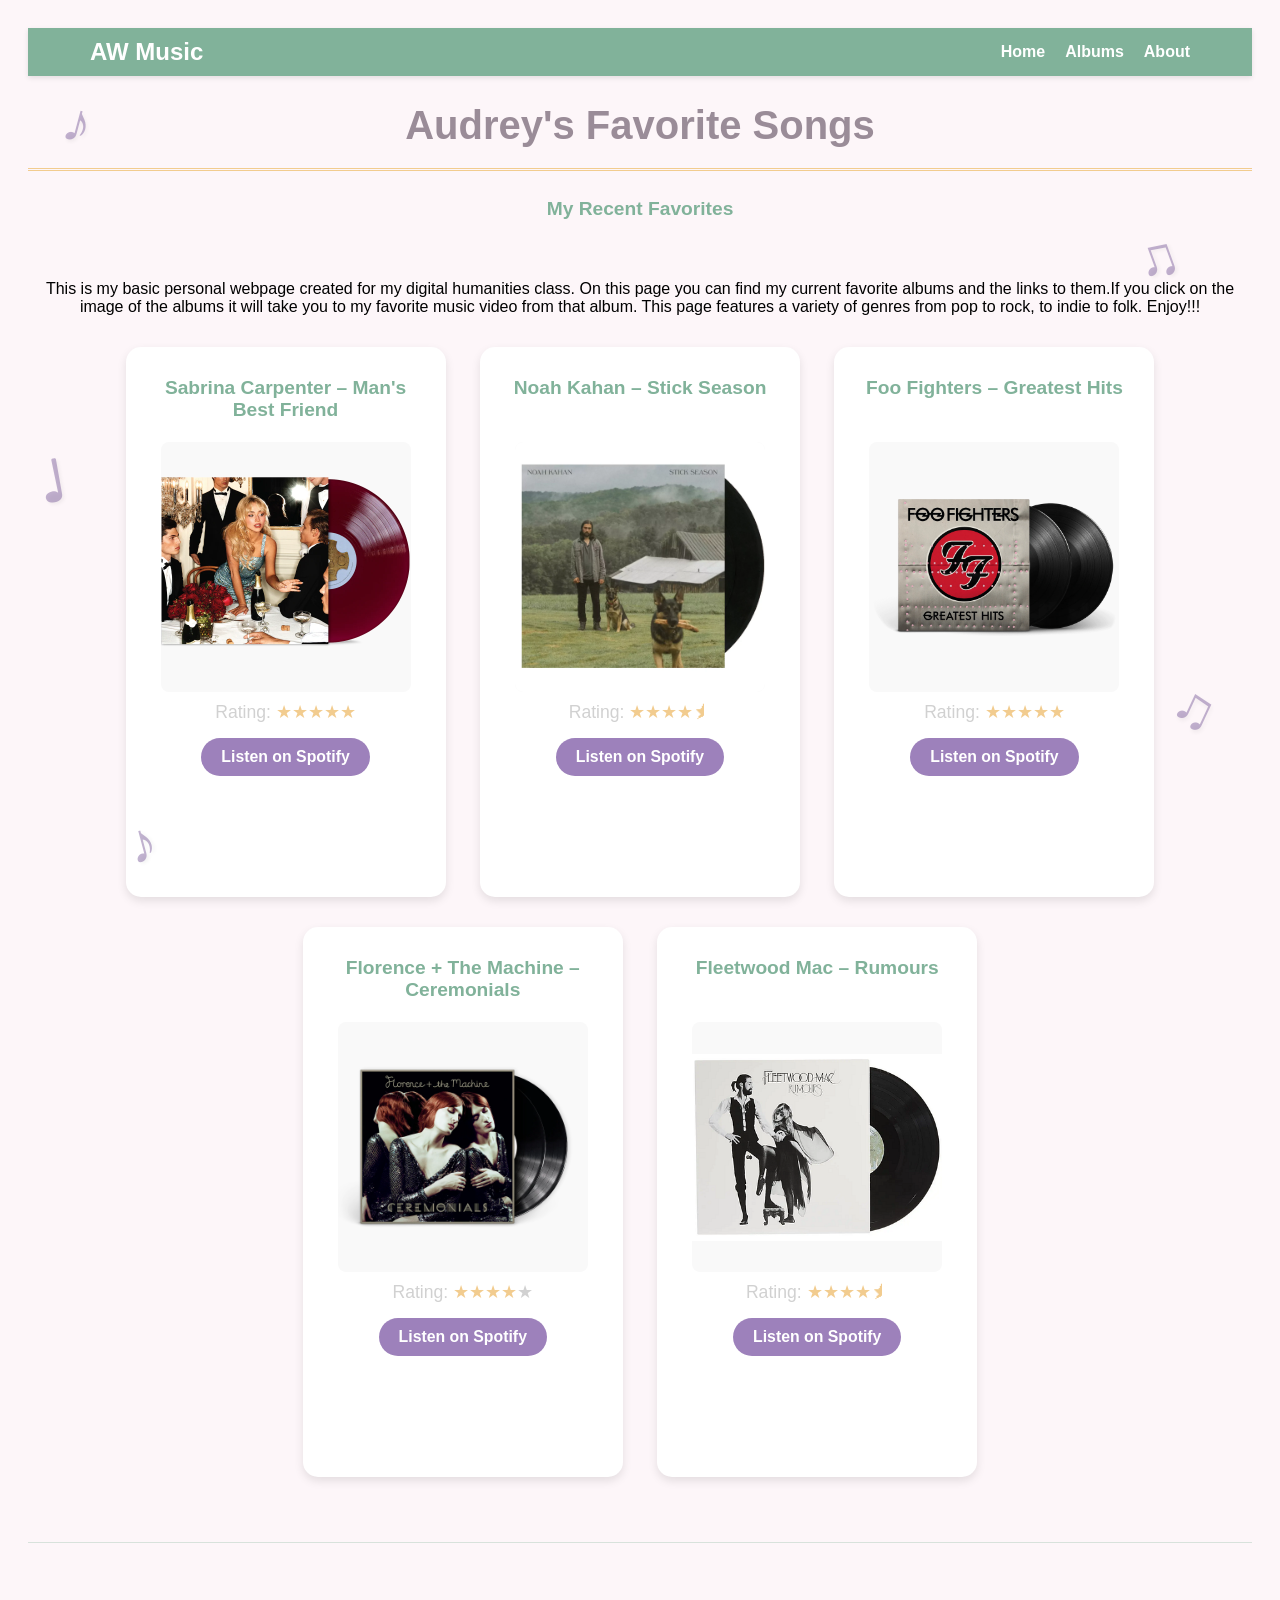
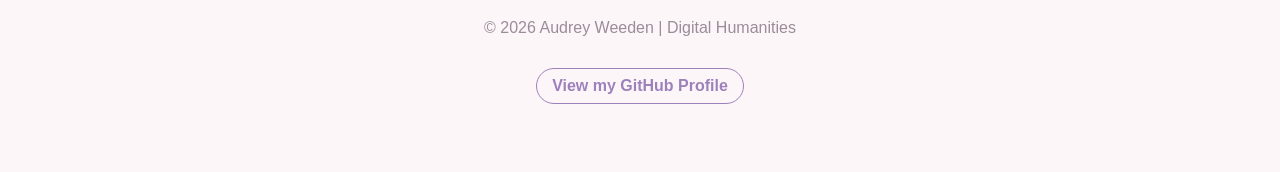
<file: docs/index.html>
<?xml version="1.0" encoding="UTF-8"?>
<!DOCTYPE html>
<html xmlns="http://www.w3.org/1999/xhtml" lang="en">
    <head>
        <title>Audrey's Favorite Songs</title>
        <meta charset="UTF-8" />
        <meta name="author" content="Audrey Weeden" />
        <meta name="viewport" content="width=device-width, initial-scale=1.0" />
        <link rel="stylesheet" type="text/css" href="webstyle.css?v=102" />
    </head>
    <body>
        <div class="background-decor">
            <span class="note note-1">♪</span>
            <span class="note note-2">♫</span>
            <span class="note note-3">♩</span>
            <span class="note note-4">♫</span>
            <span class="note note-5">♪</span>
        </div>
        
        <nav class="navbar">
            <div class="nav-container">
                <a href="#" class="nav-logo">AW Music</a>
                <ul class="nav-links">
                    <li><a href="#">Home</a></li> 
                    <li><a href="#album-gallery">Albums</a></li>
                    <li><a href="#assignment-blurb">About</a></li> 
                </ul>
            </div>
        </nav>
        <h1>Audrey's Favorite Songs</h1>
        <h2 id="album-gallery">My Recent Favorites</h2>
        
        <div id="assignment-blurb">
        <p>This is my basic personal webpage created for my digital humanities class. On this page you can find my current favorite albums and the links to 
            them.If you click on the image of the albums it will take you to my favorite music video from that album. This page features a variety of genres from pop to rock, to indie to folk. Enjoy!!!</p>
        </div> 
        
        <div class="album">
            <h2>Sabrina Carpenter – Man's Best Friend</h2>
            <a href="https://www.youtube.com/watch?v=aSugSGCC12I" target="_blank">
            <img src="mans-best-friend.jpg" alt="Sabrina Carpenter" />
            </a>
            <p class="rating">
                Rating: <span class="stars">★★★★★</span>
            <a href="https://open.spotify.com/album/1aqg30bNvLSWgShZgX4oop" target="_blank" class="spotify-button">Listen on Spotify</a>
            </p>
        </div>
        
        <div class="album">
            <h2>Noah Kahan – Stick Season</h2>
            <a href="https://www.youtube.com/watch?v=JKrDdsgXuso" target="_blank">
            <img src="stick-season.jpg" alt="Stick Season Album Cover" />
            </a>
            <p class="rating">
                Rating: <span class="stars">★★★★⯨</span>
            <a href="https://open.spotify.com/album/50ZenUP4O2Q5eCy2NRNvuz?trackId=0mflMxspEfB0VbI1kyLiAv" target="_blank" class="spotify-button">Listen on Spotify</a>
            </p>
        </div>
        
        <div class="album">
            <h2>Foo Fighters – Greatest Hits</h2>
            <a href="https://www.youtube.com/watch?v=eBG7P-K-r1Y" target="_blank">
            <img src="foo-fighters.jpg" alt="Foo Fighters Greatest Hits" />
            </a>
            <p class="rating">
                Rating: <span class="stars">★★★★★</span>
            <a href="https://open.spotify.com/album/1zCNrbPpz5OLSr6mSpPdKm?trackId=0mflMxspEfB0VbI1kyLiAv" target="_blank" class="spotify-button">Listen on Spotify</a>
            </p>
        </div>
        <div class="album">
            <h2>Florence + The Machine – Ceremonials</h2>
            <a href="https://www.youtube.com/watch?v=WbN0nX61rIs" target="_blank">
            <img src="ceremonials.jpg" alt="Ceremonials Album Cover" />
            </a>
            <p class="rating">
                Rating: <span class="stars">★★★★</span>★
            <a href="https://open.spotify.com/album/3tFAP5BTa1lwUp7lLJ9FlG?trackId=0mflMxspEfB0VbI1kyLiAv" target="_blank" class="spotify-button">Listen on Spotify</a>
            </p>
        </div>
        <div class="album">
            <h2>Fleetwood Mac – Rumours</h2>
            <a href="https://www.youtube.com/watch?v=mwgg1Pu6cNg" target="_blank">
            <img src="rumours.jpg" alt="Rumours Album Cover" />
            </a>
            <p class="rating">
                Rating: <span class="stars">★★★★⯨</span>
            <a href="https://open.spotify.com/album/1bt6q2SruMsBtcerNVtpZB?trackId=0mflMxspEfB0VbI1kyLiAv" target="_blank" class="spotify-button">Listen on Spotify</a>
            </p>
        </div>
      
        <footer class="site-footer">
            <div class="footer-content">
                <p>© 2026 Audrey Weeden | Digital Humanities</p>
                <a href="https://github.com/audvocado" target="_blank" class="github-link">
                    View my GitHub Profile
                </a>
            </div>
        </footer>
        
    </body>
</html>
</file>
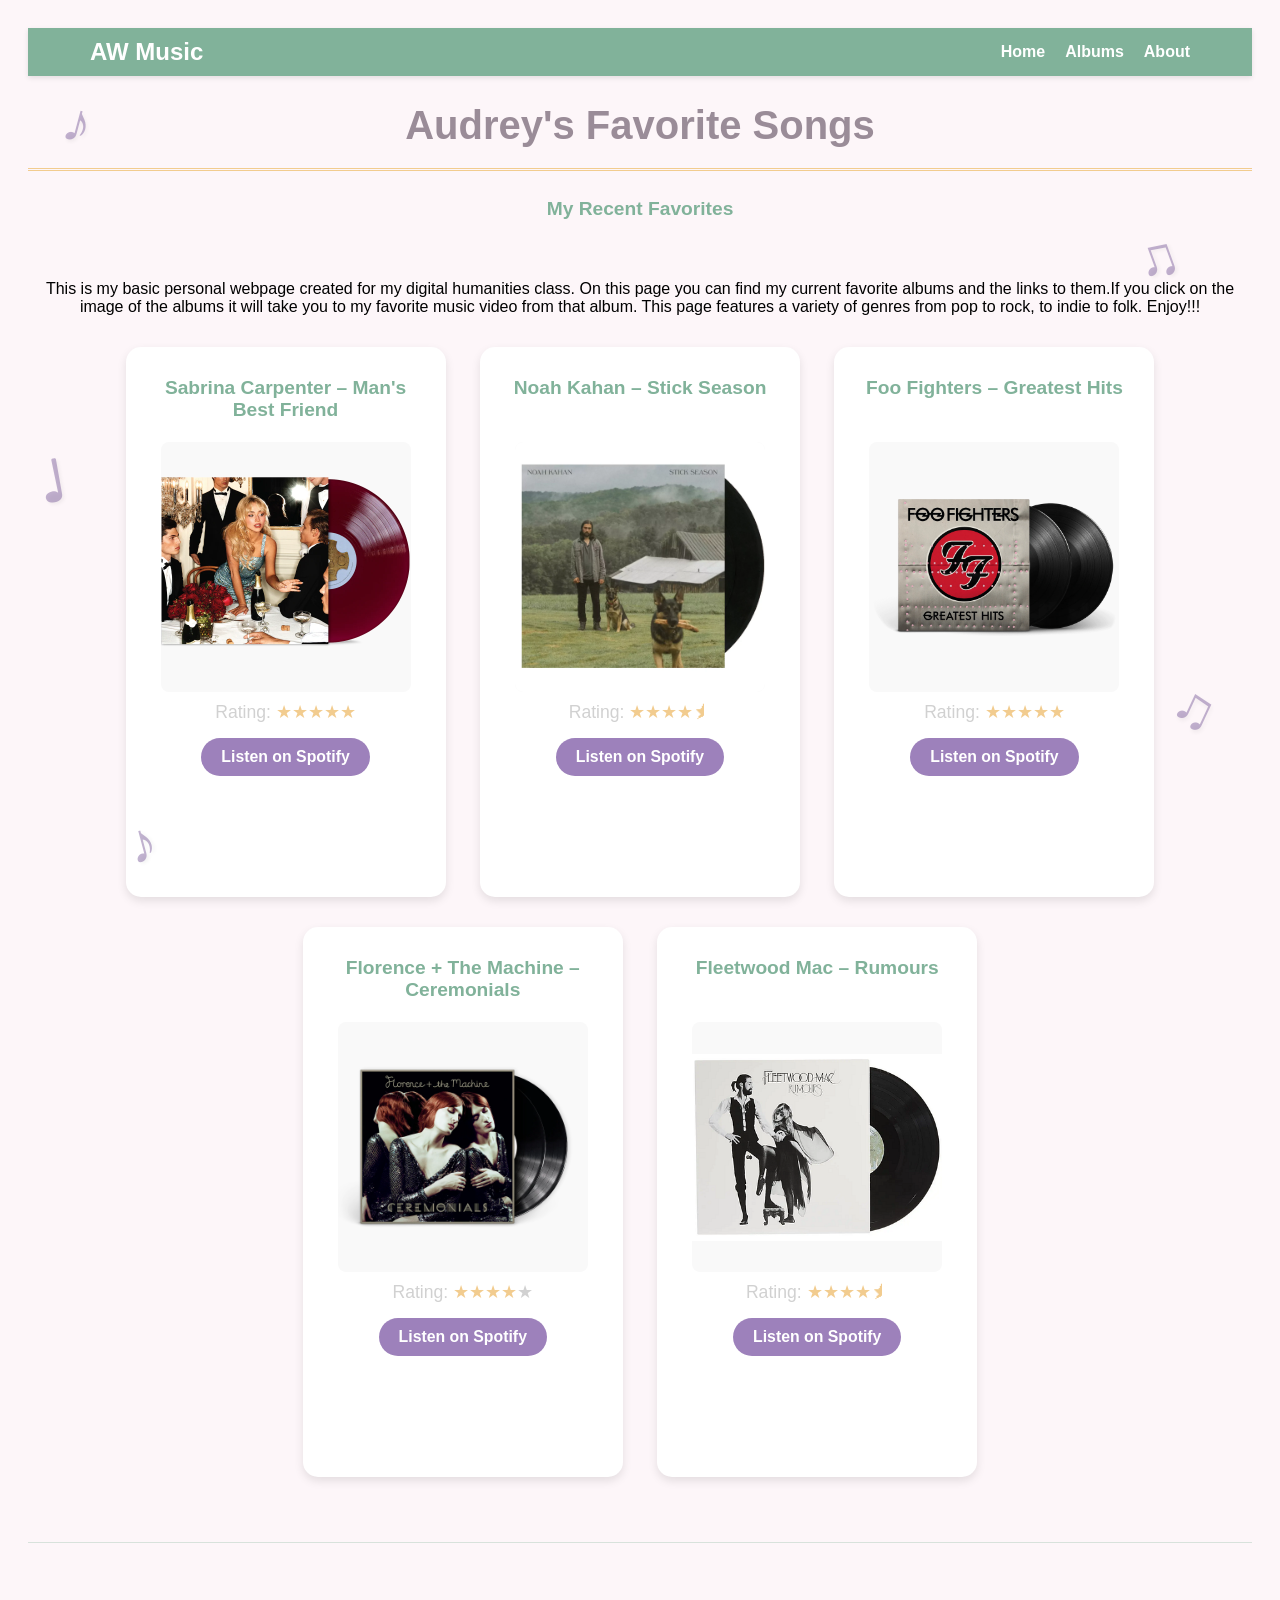
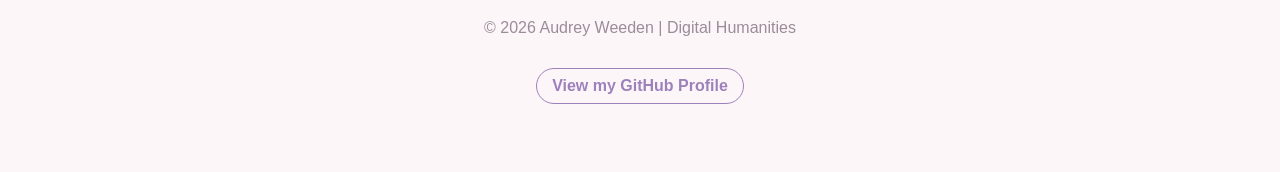
<file: docs/audrey-index2.html>
<?xml version="1.0" encoding="UTF-8"?>
<!DOCTYPE html>
<html xmlns="http://www.w3.org/1999/xhtml" lang="en">
    <head>
        <title>Audrey's Favorite Songs</title>
        <meta charset="UTF-8" />
        <meta name="author" content="Audrey Weeden" />
        <meta name="viewport" content="width=device-width, initial-scale=1.0" />
        <link rel="stylesheet" type="text/css" href="audrey-webstyle2.css" />
    </head>
    <body>
        <div class="background-decor">
            <span class="note note-1">♪</span>
            <span class="note note-2">♫</span>
            <span class="note note-3">♩</span>
            <span class="note note-4">♫</span>
            <span class="note note-5">♪</span>
        </div>
        
        <nav class="navbar">
            <div class="nav-container">
                <a href="#" class="nav-logo">AW Music</a>
                <ul class="nav-links">
                    <li><a href="#">Home</a></li> 
                    <li><a href="#album-gallery">Albums</a></li>
                    <li><a href="#assignment-blurb">About</a></li> 
                </ul>
            </div>
        </nav>
        <h1>Audrey's Favorite Songs</h1>
        <h2 id="album-gallery">My Recent Favorites</h2>
        
        <div id="assignment-blurb">
            <p>This is my basic personal webpage created for my digital humanities class. On this page you can find my current favorite albums and the links to 
                them.If you click on the image of the albums it will take you to my favorite music video from that album. This page features a variety of genres from pop to rock, to indie to folk. Enjoy!!!</p>
        </div> 
        
        <div class="album">
            <h2>Sabrina Carpenter – Man's Best Friend</h2>
            <a href="https://www.youtube.com/watch?v=aSugSGCC12I" target="_blank">
                <img src="mans-best-friend.jpg" alt="Sabrina Carpenter" />
            </a>
            <p class="rating">
                Rating: <span class="stars">★★★★★</span>
                <a href="https://open.spotify.com/album/1aqg30bNvLSWgShZgX4oop" target="_blank" class="spotify-button">Listen on Spotify</a>
            </p>
        </div>
        
        <div class="album">
            <h2>Noah Kahan – Stick Season</h2>
            <a href="https://www.youtube.com/watch?v=JKrDdsgXuso" target="_blank">
                <img src="stick-season.jpg" alt="Stick Season Album Cover" />
            </a>
            <p class="rating">
                Rating: <span class="stars">★★★★⯨</span>
                <a href="https://open.spotify.com/album/50ZenUP4O2Q5eCy2NRNvuz?trackId=0mflMxspEfB0VbI1kyLiAv" target="_blank" class="spotify-button">Listen on Spotify</a>
            </p>
        </div>
        
        <div class="album">
            <h2>Foo Fighters – Greatest Hits</h2>
            <a href="https://www.youtube.com/watch?v=eBG7P-K-r1Y" target="_blank">
                <img src="foo-fighters.jpg" alt="Foo Fighters Greatest Hits" />
            </a>
            <p class="rating">
                Rating: <span class="stars">★★★★★</span>
                <a href="https://open.spotify.com/album/1zCNrbPpz5OLSr6mSpPdKm?trackId=0mflMxspEfB0VbI1kyLiAv" target="_blank" class="spotify-button">Listen on Spotify</a>
            </p>
        </div>
        <div class="album">
            <h2>Florence + The Machine – Ceremonials</h2>
            <a href="https://www.youtube.com/watch?v=WbN0nX61rIs" target="_blank">
                <img src="ceremonials.jpg" alt="Ceremonials Album Cover" />
            </a>
            <p class="rating">
                Rating: <span class="stars">★★★★</span>★
                <a href="https://open.spotify.com/album/3tFAP5BTa1lwUp7lLJ9FlG?trackId=0mflMxspEfB0VbI1kyLiAv" target="_blank" class="spotify-button">Listen on Spotify</a>
            </p>
        </div>
        <div class="album">
            <h2>Fleetwood Mac – Rumours</h2>
            <a href="https://www.youtube.com/watch?v=mwgg1Pu6cNg" target="_blank">
                <img src="rumours.jpg" alt="Rumours Album Cover" />
            </a>
            <p class="rating">
                Rating: <span class="stars">★★★★⯨</span>
                <a href="https://open.spotify.com/album/1bt6q2SruMsBtcerNVtpZB?trackId=0mflMxspEfB0VbI1kyLiAv" target="_blank" class="spotify-button">Listen on Spotify</a>
            </p>
        </div>
        
        <footer class="site-footer">
            <div class="footer-content">
                <p>© 2026 Audrey Weeden | Digital Humanities</p>
                <a href="https://github.com/audvocado" target="_blank" class="github-link">
                    View my GitHub Profile
                </a>
            </div>
        </footer>
    </body>
</html>
</file>
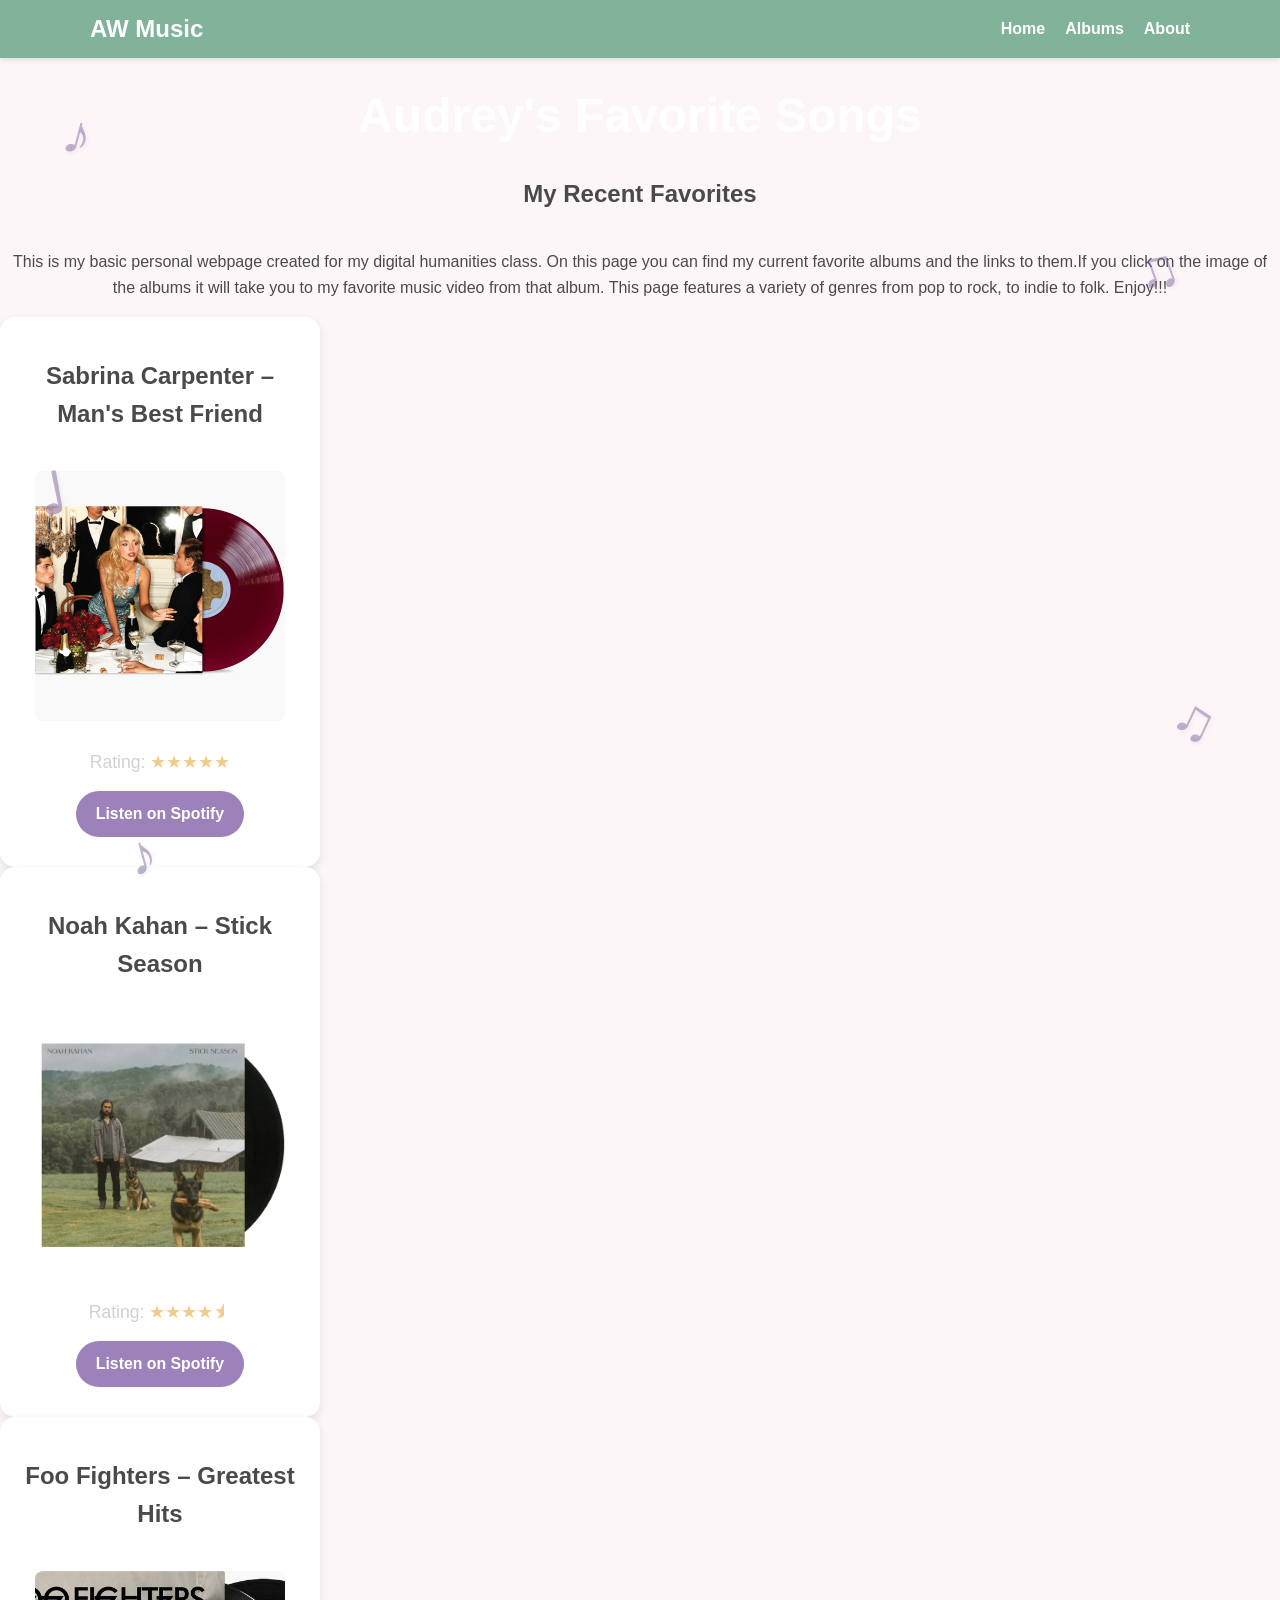
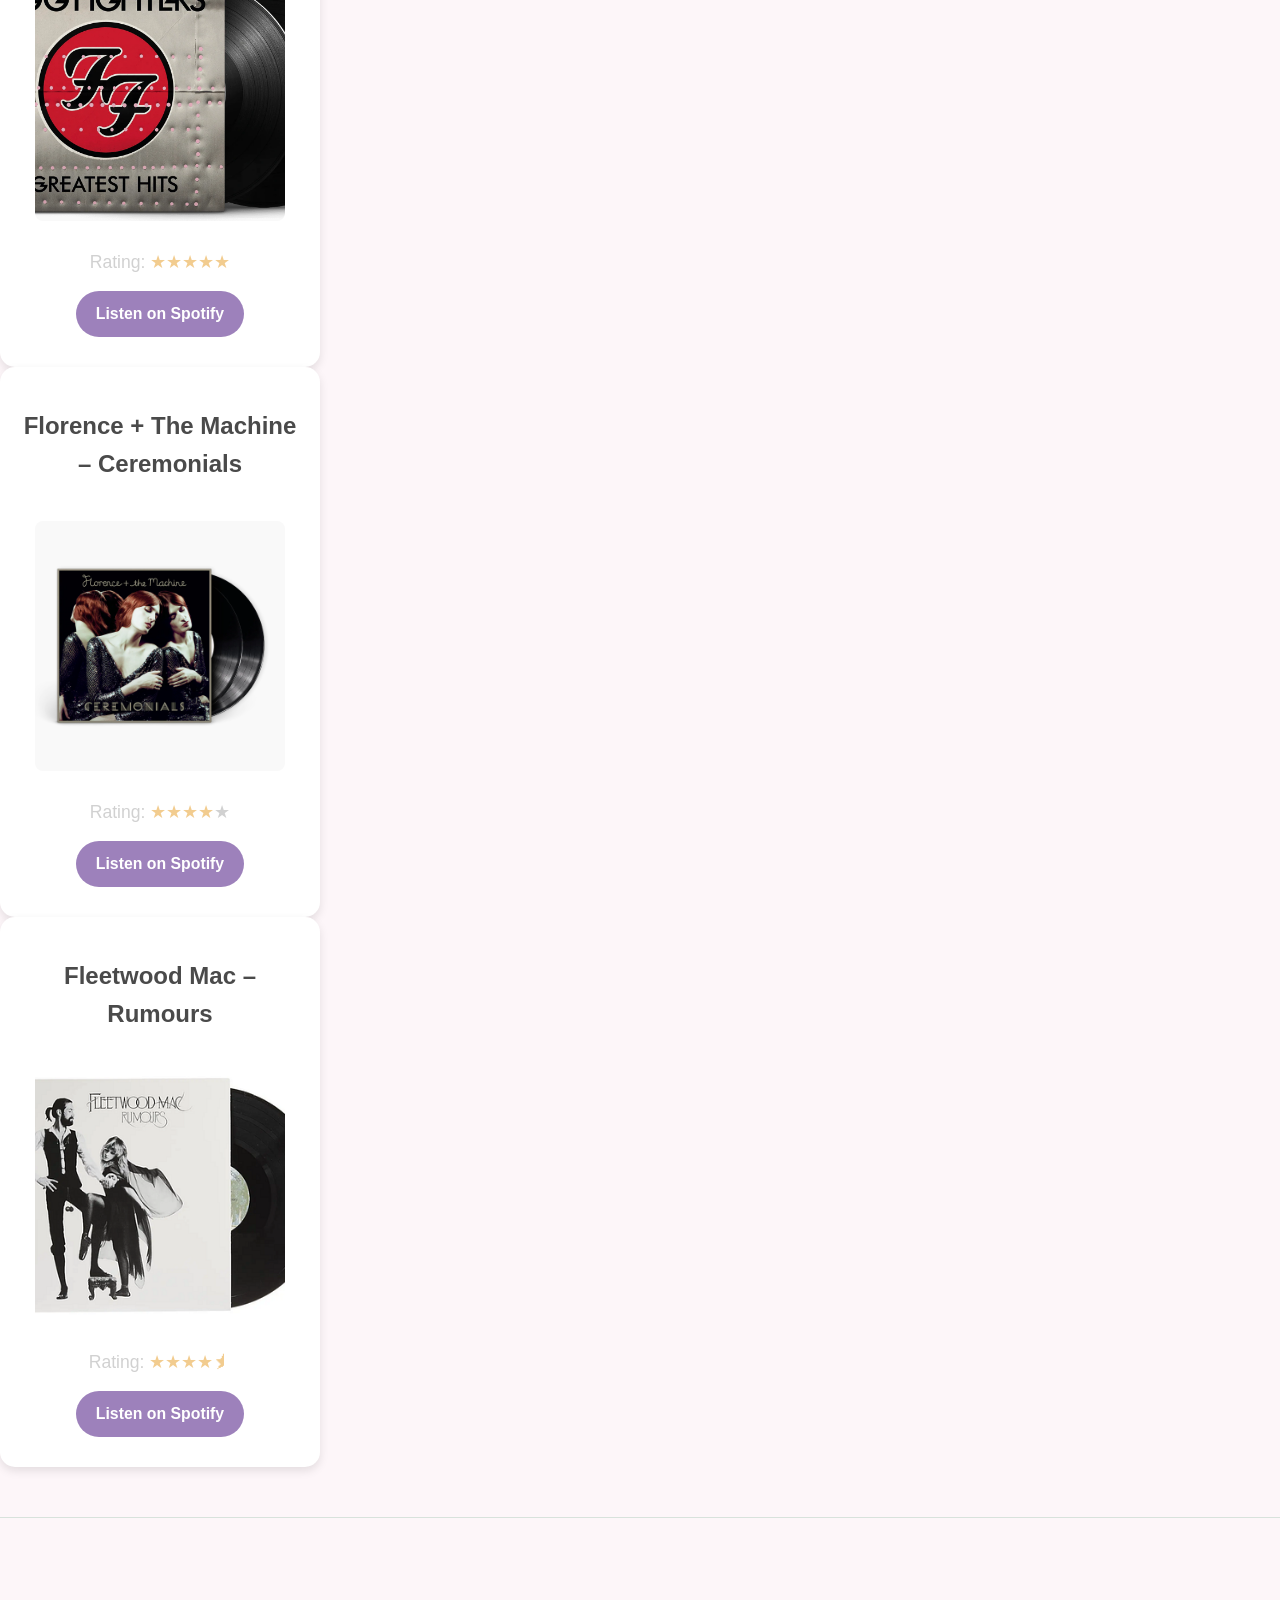
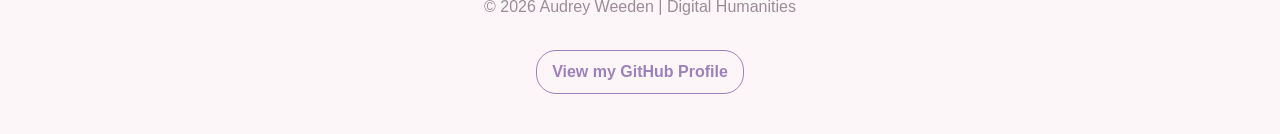
<file: docs/weeden-index1.html>
<?xml version="1.0" encoding="UTF-8"?>
<!DOCTYPE html>
<html xmlns="http://www.w3.org/1999/xhtml" lang="en">
    <head>
        <title>Audrey's Favorite Songs</title>
        <meta charset="UTF-8" />
        <meta name="author" content="Audrey Weeden" />
        <meta name="viewport" content="width=device-width, initial-scale=1.0" />
        <link rel="stylesheet" type="text/css" href="weeden-webstyle2.css" />
    </head>
    <body>
        <div class="background-decor">
            <span class="note note-1">♪</span>
            <span class="note note-2">♫</span>
            <span class="note note-3">♩</span>
            <span class="note note-4">♫</span>
            <span class="note note-5">♪</span>
        </div>
        
        <nav class="navbar">
            <div class="nav-container">
                <a href="#" class="nav-logo">AW Music</a>
                <ul class="nav-links">
                    <li><a href="#">Home</a></li> 
                    <li><a href="#album-gallery">Albums</a></li>
                    <li><a href="#assignment-blurb">About</a></li> 
                </ul>
            </div>
        </nav>
        <h1>Audrey's Favorite Songs</h1>
        <h2 id="album-gallery">My Recent Favorites</h2>
        
        <div id="assignment-blurb">
        <p>This is my basic personal webpage created for my digital humanities class. On this page you can find my current favorite albums and the links to 
            them.If you click on the image of the albums it will take you to my favorite music video from that album. This page features a variety of genres from pop to rock, to indie to folk. Enjoy!!!</p>
        </div> 
        
        <div class="album">
            <h2>Sabrina Carpenter – Man's Best Friend</h2>
            <a href="https://www.youtube.com/watch?v=aSugSGCC12I" target="_blank">
            <img src="mans-best-friend.jpg" alt="Sabrina Carpenter" />
            </a>
            <p class="rating">
                Rating: <span class="stars">★★★★★</span>
            <a href="https://open.spotify.com/album/1aqg30bNvLSWgShZgX4oop" target="_blank" class="spotify-button">Listen on Spotify</a>
            </p>
        </div>
        
        <div class="album">
            <h2>Noah Kahan – Stick Season</h2>
            <a href="https://www.youtube.com/watch?v=JKrDdsgXuso" target="_blank">
            <img src="stick-season.jpg" alt="Stick Season Album Cover" />
            </a>
            <p class="rating">
                Rating: <span class="stars">★★★★⯨</span>
            <a href="https://open.spotify.com/album/50ZenUP4O2Q5eCy2NRNvuz?trackId=0mflMxspEfB0VbI1kyLiAv" target="_blank" class="spotify-button">Listen on Spotify</a>
            </p>
        </div>
        
        <div class="album">
            <h2>Foo Fighters – Greatest Hits</h2>
            <a href="https://www.youtube.com/watch?v=eBG7P-K-r1Y" target="_blank">
            <img src="foo-fighters.jpg" alt="Foo Fighters Greatest Hits" />
            </a>
            <p class="rating">
                Rating: <span class="stars">★★★★★</span>
            <a href="https://open.spotify.com/album/1zCNrbPpz5OLSr6mSpPdKm?trackId=0mflMxspEfB0VbI1kyLiAv" target="_blank" class="spotify-button">Listen on Spotify</a>
            </p>
        </div>
        <div class="album">
            <h2>Florence + The Machine – Ceremonials</h2>
            <a href="https://www.youtube.com/watch?v=WbN0nX61rIs" target="_blank">
            <img src="ceremonials.jpg" alt="Ceremonials Album Cover" />
            </a>
            <p class="rating">
                Rating: <span class="stars">★★★★</span>★
            <a href="https://open.spotify.com/album/3tFAP5BTa1lwUp7lLJ9FlG?trackId=0mflMxspEfB0VbI1kyLiAv" target="_blank" class="spotify-button">Listen on Spotify</a>
            </p>
        </div>
        <div class="album">
            <h2>Fleetwood Mac – Rumours</h2>
            <a href="https://www.youtube.com/watch?v=mwgg1Pu6cNg" target="_blank">
            <img src="rumours.jpg" alt="Rumours Album Cover" />
            </a>
            <p class="rating">
                Rating: <span class="stars">★★★★⯨</span>
            <a href="https://open.spotify.com/album/1bt6q2SruMsBtcerNVtpZB?trackId=0mflMxspEfB0VbI1kyLiAv" target="_blank" class="spotify-button">Listen on Spotify</a>
            </p>
        </div>
      
        <footer class="site-footer">
            <div class="footer-content">
                <p>© 2026 Audrey Weeden | Digital Humanities</p>
                <a href="https://github.com/audvocado" target="_blank" class="github-link">
                    View my GitHub Profile
                </a>
            </div>
        </footer>
        
    </body>
</html>
</file>
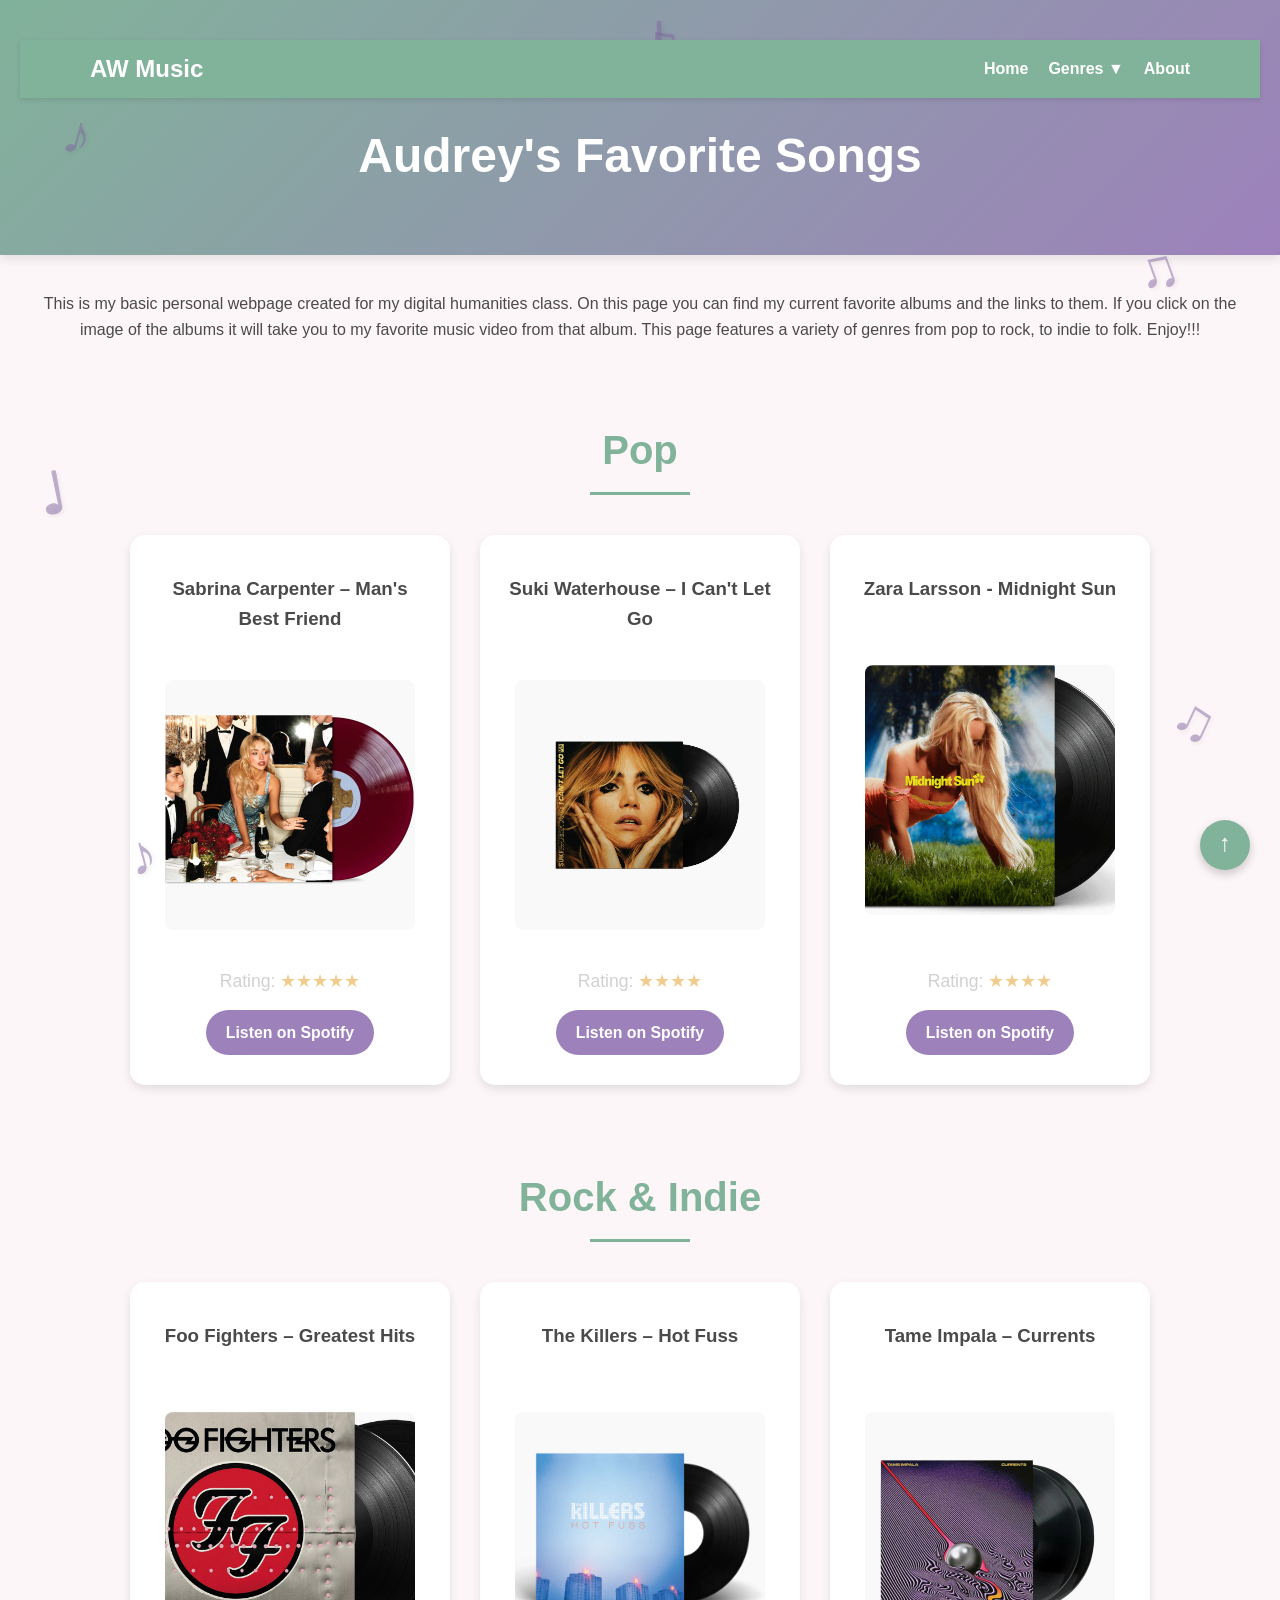
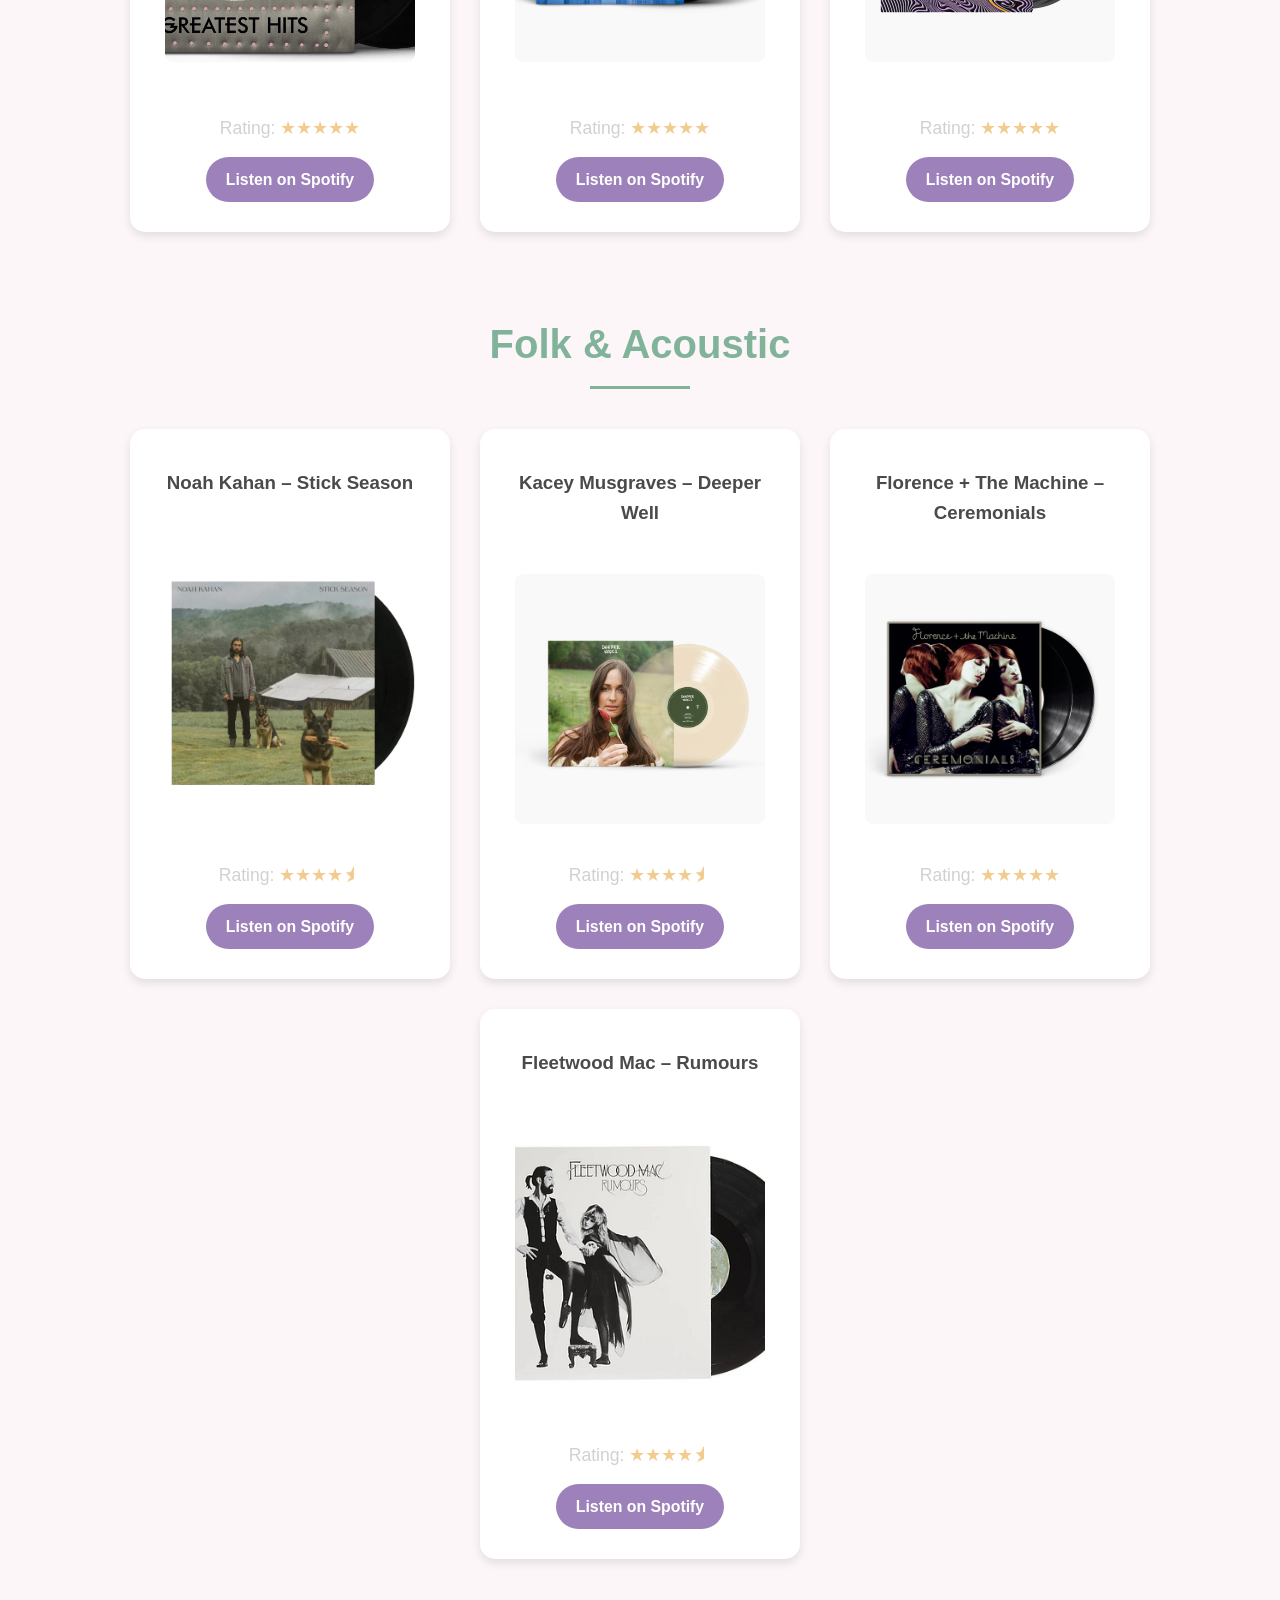
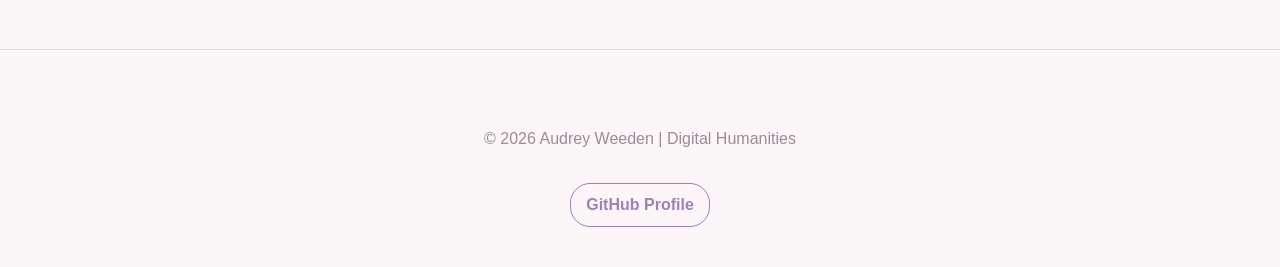
<file: docs/weeden-index2.html>
<?xml version="1.0" encoding="UTF-8"?>
<!DOCTYPE html>
<html xmlns="http://www.w3.org/1999/xhtml" lang="en">
    <head>
        <title>Audrey's Favorite Songs</title>
        <meta charset="UTF-8" />
        <meta name="author" content="Audrey Weeden" />
        <meta name="viewport" content="width=device-width, initial-scale=1.0" />
        <link rel="stylesheet" type="text/css" href="weeden-webstyle2.css" />
    </head>
    <body>
        <div id="top"></div>
        <div class="background-decor">
            <span class="note note-1">♪</span>
            <span class="note note-2">♫</span>
            <span class="note note-3">♩</span>
            <span class="note note-4">♫</span>
            <span class="note note-5">♪</span>
            <span class="note note-6">♫</span>
            <span class="note note-7">♩</span>
        </div>
        <header>
            <nav class="navbar">
                <div class="nav-container">
                    <a href="#" class="nav-logo">AW Music</a>
                    <ul class="nav-links">
                        <li><a href="#">Home</a></li> 
                        <li class="dropdown">
                            <a href="#" class="dropbtn">Genres ▼</a>
                            <div class="dropdown-content">
                                <a href="#pop">Pop</a>
                                <a href="#rock">Rock &amp; Indie</a>
                                <a href="#folk">Folk &amp; Acoustic</a>
                            </div>
                        </li>
                        <li><a href="#assignment-blurb">About</a></li> 
                    </ul>
                </div>
            </nav>
        <h1>Audrey's Favorite Songs</h1>
        </header>
        
        <main>
        <section id="assignment-blurb">
            <p>This is my basic personal webpage created for my digital humanities class. On this page you can find my current favorite albums and the links to 
                them. If you click on the image of the albums it will take you to my favorite music video from that album. This page features a variety of genres from pop to rock, to indie to folk. Enjoy!!!</p>
        </section>
            
                
            <section id="pop" class="genre-section">
                <h2 class="genre-header">Pop</h2>
             <div class="album-grid">
                 <article class="album">                   
                     <h3>Sabrina Carpenter – Man's Best Friend</h3>
            <a href="https://www.youtube.com/watch?v=aSugSGCC12I" target="_blank">
                <img src="mans-best-friend.jpg" alt="Sabrina Carpenter" />
            </a>
            <p class="rating">
                Rating: <span class="stars">★★★★★</span>
                <a href="https://open.spotify.com/album/1aqg30bNvLSWgShZgX4oop" target="_blank" class="spotify-button">Listen on Spotify</a>
            </p>
                 </article>
                 <article class="album">
                     <h3>Suki Waterhouse – I Can't Let Go</h3>
                     <a href="https://www.youtube.com/watch?v=exTERXm8g_s" target="_blank">
                         <img src="i-cant-let-go.jpg" alt="I Can't Let Go Album Cover" />
                     </a>
                     <p class="rating">
                         Rating: <span class="stars">★★★★</span>
                         <a href="https://open.spotify.com/album/2ccGlDnYg0D9qAZHDq55Vm?trackId=0mflMxspEfB0VbI1kyLiAv" target="_blank" class="spotify-button">Listen on Spotify</a>
                     </p>
                 </article>
                     
               <article class="album"> 
                   <h3>Zara Larsson - Midnight Sun</h3>
                   <a href="https://www.youtube.com/watch?v=uvY8fdgezLQ" target="_blank"> 
                       <img src="midnight-sun.jpg" alt="Midnight Sun"/> 
                   </a>
                   <p class="rating">
                       Rating: <span class="stars">★★★★</span>
                       <a href="https://open.spotify.com/album/0nte5x6fXd37Nt7jALSmx0?trackId=0mflMxspEfB0VbI1kyLiAv" target="_blank" class="spotify-button">Listen on Spotify</a>
                   </p>
        </article>
             </div>
         </section>
                
                
            <section id="rock" class="genre-section"> 
                <h2 class="genre-header">Rock &amp; Indie</h2>
                    <div class="album-grid">
                        <article class="album">
                            <h3>Foo Fighters – Greatest Hits</h3>
                            <a href="https://www.youtube.com/watch?v=eBG7P-K-r1Y" target="_blank">
                                <img src="foo-fighters.jpg" alt="Foo Fighters Greatest Hits" />
                            </a>
                            <p class="rating">
                                Rating: <span class="stars">★★★★★</span>
                                <a href="https://open.spotify.com/album/1zCNrbPpz5OLSr6mSpPdKm?trackId=0mflMxspEfB0VbI1kyLiAv" target="_blank" class="spotify-button">Listen on Spotify</a>
                            </p>
                        </article>
                        
                        <article class="album">
                            <h3>The Killers – Hot Fuss</h3>
                            <a href="https://www.youtube.com/watch?v=sZTpLvsYYHw" target="_blank">
                                <img src="hot-fuss.jpg" alt="Hot Fuss Album Cover" />
                            </a>
                            <p class="rating">
                                Rating: <span class="stars">★★★★★</span>
                                <a href="https://open.spotify.com/album/4piJq7R3gjUOxnYs6lDCTg?trackId=0mflMxspEfB0VbI1kyLiAv" target="_blank" class="spotify-button">Listen on Spotify</a>
                            </p>
                        </article>
                        
                        <article class="album">
                            <h3>Tame Impala – Currents</h3>
                            <a href="https://open.spotify.com/album/79dL7FLiJFOO0EoehUHQBv?trackId=0mflMxspEfB0VbI1kyLiAv" target="_blank">
                                <img src="currents.jpg" alt="Currents Album Cover" />
                            </a>
                            <p class="rating">
                                Rating: <span class="stars">★★★★★</span>
                                <a href="https://www.youtube.com/watch?v=pFptt7Cargc" target="_blank" class="spotify-button">Listen on Spotify</a>
                            </p>
                        </article>
                    </div>
            </section>
               
                
                <section id="folk" class="genre-section">
                    <h2 class="genre-header">Folk &amp; Acoustic</h2>
                    <div class="album-grid">
                        <article class="album">
                            <h3>Noah Kahan – Stick Season</h3>
                            <a href="https://www.youtube.com/watch?v=JKrDdsgXuso" target="_blank">
                                <img src="stick-season.jpg" alt="Stick Season Album Cover" />
                            </a>
                            <p class="rating">
                                Rating: <span class="stars">★★★★&#11240;</span>
                                <a href="https://open.spotify.com/album/50ZenUP4O2Q5eCy2NRNvuz?trackId=0mflMxspEfB0VbI1kyLiAv" target="_blank" class="spotify-button">Listen on Spotify</a>
                            </p>
                        </article>
                        
                        <article class="album">
                            <h3>Kacey Musgraves – Deeper Well</h3>
                            <a href="https://www.youtube.com/watch?v=TGkMYMxi-hw" target="_blank">
                                <img src="deeper-well.jpg" alt="Deeper Well Album Cover" />
                            </a>
                            <p class="rating">
                                Rating: <span class="stars">★★★★&#11240;</span>
                                <a href="https://open.spotify.com/album/5SxZmGwc4eJuPp6PcO4JgJ?trackId=0mflMxspEfB0VbI1kyLiAv" target="_blank" class="spotify-button">Listen on Spotify</a>
                            </p>
                        </article>
                        
                        <article class="album">
                            <h3>Florence + The Machine – Ceremonials</h3>
                            <a href="https://www.youtube.com/watch?v=WbN0nX61rIs" target="_blank">
                                <img src="ceremonials.jpg" alt="Ceremonials Album Cover" />
                            </a>
                            <p class="rating">
                                Rating: <span class="stars">★★★★★</span>
                                <a href="https://open.spotify.com/album/3tFAP5BTa1lwUp7lLJ9FlG?trackId=0mflMxspEfB0VbI1kyLiAv" target="_blank" class="spotify-button">Listen on Spotify</a>
                            </p>
                        </article>
                        
                        <article class="album">
                            <h3>Fleetwood Mac – Rumours</h3>
                            <a href="https://www.youtube.com/watch?v=mwgg1Pu6cNg" target="_blank">
                                <img src="rumours.jpg" alt="Rumours Album Cover" />
                            </a>
                            <p class="rating">
                                Rating: <span class="stars">★★★★&#11240;</span>
                                <a href="https://open.spotify.com/album/1bt6q2SruMsBtcerNVtpZB?trackId=0mflMxspEfB0VbI1kyLiAv" target="_blank" class="spotify-button">Listen on Spotify</a>
                            </p>
                        </article>
                    </div> 
            </section>
        </main>
    
         
        <footer class="site-footer">
            <p>© 2026 Audrey Weeden | Digital Humanities</p>
            <a href="https://github.com/audvocado" target="_blank" class="github-link">GitHub Profile</a>
        </footer>
        <a href="#top" class="back-to-top">↑</a>
    </body> 
</html>
</file>
<file: docs/webstyle.css>
html {
    scroll-behavior: smooth;
}

#album-gallery, #assignment-blurb {
    padding-top: 80px; 
    margin-top: -80px;
    display: block;
}

/* Navigation Bar Styling */
.navbar {
    background-color: #81b29a; /* Your Sage Green */
    padding: 10px 0;
    position: sticky;          /* This keeps it at the top when you scroll! */
    top: 0;
    z-index: 1000;             /* Ensures it stays above the album boxes */
    box-shadow: 0 2px 5px rgba(0,0,0,0.1);
}

.nav-container {
    display: flex;
    justify-content: space-between;
    align-items: center;
    max-width: 1100px;
    margin: 0 auto;
    padding: 0 20px;
}

.nav-logo {
    color: white;
    font-size: 1.5em;
    font-weight: bold;
    text-decoration: none;
}

.nav-links {
    list-style: none;
    display: flex;
    margin: 0;
}

.nav-links li {
    margin-left: 20px;
}

.nav-links a {
    color: white;
    text-decoration: none;
    font-weight: bold;
    transition: color 0.3s ease;
}

.nav-links a:hover {
    color: #f2cc8f; /* Pastel yellow highlight on hover */
}


body {
    background-color: #fdf6f9; /* Pastel background */
    font-family: Arial, sans-serif;
    text-align: center;
    padding: 20px;
}

h1 {
    color: #9a8c98;
    text-align: center;
    font-size: 2.5em;
    border-bottom: 3px double #f2cc8f; /* Pastel yellow accent */
    padding-bottom: 20px;
}

h2 {
    color: #81b29a; /* Pastel sage green */
    margin-top: 10px;
    font-size: 1.2em;
    height: 50px; 
    overflow: hidden;
}

img {
    width: 250px !important;  /* Shrunk slightly so it has room in the box */
    height: 250px !important; /* Forced square */
    object-fit: contain;      /* This keeps the whole record visible inside the square */
    background-color: #f9f9f9; /* Optional: adds a tiny tint to the empty space */
    border-radius: 8px;
    display: block;
    margin: 0 auto;
    transition: transform 0.3s ease;
}

.album {
    background-color: white;
    width: 320px; 
    height: 550px !important; 
    display: inline-block; 
    margin: 15px;
    padding: 20px;
    border-radius: 15px;
    vertical-align: top;
    box-shadow: 0 4px 10px rgba(0,0,0,0.1);
    box-sizing: border-box; 
    overflow: hidden; 
    text-align: center;
}

a {
    text-decoration: none;
    outline: none;
}

img:hover {
    transform: scale(1.1);
    cursor: pointer;
}

.album:hover {
    transform: translateY(-10px); /* Lifts the box up 10 pixels */
    box-shadow: 0 12px 24px rgba(0,0,0,0.2); /* Makes the shadow deeper as it lifts */
    transition: all 0.3s ease;
} 

img:hover {
    transform: scale(1.05);
    filter: brightness(1.1); /* Makes the album cover glow slightly */
}

.album img {
    cursor: pointer;
} 

/* Styling the Purple Button */
.spotify-button {
    display: inline-block;
    background-color: #9d81bb; /* A soft pastel purple */
    color: white !important;
    padding: 10px 20px;
    margin-top: 15px;
    border-radius: 25px;
    text-decoration: none;
    font-weight: bold;
    font-size: 0.9em;
    transition: background-color 0.3s ease, transform 0.2s ease;
}

.spotify-button:hover {
    background-color: #8367a1; /* A slightly darker purple for the hover effect */
    transform: scale(1.05);
}

.rating {
    font-size: 1.1em;
    color: #9a8c98; 
    margin: 10px 0;
}

.stars {
    color: #f2cc8f; 
}

/* This makes the 'rating' paragraph (and the star outside the span) grey */
.rating {
    color: #d1d1d1; 
}

.note-1 { top: 10%; left: 5%; transform: rotate(15deg); }
.note-2 { top: 25%; right: 8%; transform: rotate(-20deg); }
.note-3 { top: 50%; left: 3%; transform: rotate(-10deg); }
.note-4 { top: 75%; right: 5%; transform: rotate(25deg); }
.note-5 { top: 90%; left: 10%; transform: rotate(-15deg); }

.note {
    position: absolute;
    font-size: 3.5rem;  /* Made them slightly larger to catch the eye */
    color: rgba(131, 103, 161, 0.5); /* A darker, more visible purple with 50% transparency */
    user-select: none;
    font-weight: bold;
    /* Optional: adds a soft "glow" effect */
    text-shadow: 2px 2px 4px rgba(0,0,0,0.05); 
}

/* Styling the Footer Area */
.site-footer {
    text-align: center;
    padding: 60px 20px 40px 20px; /* Lots of space on top to separate from albums */
    margin-top: 50px;
    border-top: 1px solid rgba(129, 178, 154, 0.3); /* A very faint sage green divider */
    color: #9a8c98;
}

.github-link {
    display: inline-block;
    margin-top: 15px;
    padding: 8px 15px;
    color: #9d81bb; /* Your purple theme color */
    text-decoration: none;
    font-weight: bold;
    border: 1px solid #9d81bb;
    border-radius: 20px;
    transition: all 0.3s ease;
}

/* Fun hover effect to match your other buttons */
.github-link:hover {
    background-color: #9d81bb;
    color: white !important;
    transform: translateY(-2px);
}
</file>
<file: docs/audrey-webstyle2.css>
<<<<<<< HEAD
html {
    scroll-behavior: smooth;
}

#album-gallery, #assignment-blurb {
    padding-top: 80px; 
    margin-top: -80px;
    display: block;
}

/* Navigation Bar Styling */
.navbar {
    background-color: #81b29a; /* Your Sage Green */
    padding: 10px 0;
    position: sticky;          /* This keeps it at the top when you scroll! */
    top: 0;
    z-index: 1000;             /* Ensures it stays above the album boxes */
    box-shadow: 0 2px 5px rgba(0,0,0,0.1);
}

.nav-container {
    display: flex;
    justify-content: space-between;
    align-items: center;
    max-width: 1100px;
    margin: 0 auto;
    padding: 0 20px;
}

.nav-logo {
    color: white;
    font-size: 1.5em;
    font-weight: bold;
    text-decoration: none;
}

.nav-links {
    list-style: none;
    display: flex;
    margin: 0;
}

.nav-links li {
    margin-left: 20px;
}

.nav-links a {
    color: white;
    text-decoration: none;
    font-weight: bold;
    transition: color 0.3s ease;
}

.nav-links a:hover {
    color: #f2cc8f; /* Pastel yellow highlight on hover */
}


body {
    background-color: #fdf6f9; /* Pastel background */
    font-family: Arial, sans-serif;
    text-align: center;
    padding: 20px;
}

h1 {
    color: #9a8c98;
    text-align: center;
    font-size: 2.5em;
    border-bottom: 3px double #f2cc8f; /* Pastel yellow accent */
    padding-bottom: 20px;
}

h2 {
    color: #81b29a; /* Pastel sage green */
    margin-top: 10px;
    font-size: 1.2em;
    height: 50px; 
    overflow: hidden;
}

img {
    width: 250px !important;  /* Shrunk slightly so it has room in the box */
    height: 250px !important; /* Forced square */
    object-fit: contain;      /* This keeps the whole record visible inside the square */
    background-color: #f9f9f9; /* Optional: adds a tiny tint to the empty space */
    border-radius: 8px;
    display: block;
    margin: 0 auto;
    transition: transform 0.3s ease;
}

.album {
    background-color: white;
    width: 320px; 
    height: 550px !important; 
    display: inline-block; 
    margin: 15px;
    padding: 20px;
    border-radius: 15px;
    vertical-align: top;
    box-shadow: 0 4px 10px rgba(0,0,0,0.1);
    box-sizing: border-box; 
    overflow: hidden; 
    text-align: center;
}

a {
    text-decoration: none;
    outline: none;
}

img:hover {
    transform: scale(1.1);
    cursor: pointer;
}

.album:hover {
    transform: translateY(-10px); /* Lifts the box up 10 pixels */
    box-shadow: 0 12px 24px rgba(0,0,0,0.2); /* Makes the shadow deeper as it lifts */
    transition: all 0.3s ease;
} 

img:hover {
    transform: scale(1.05);
    filter: brightness(1.1); /* Makes the album cover glow slightly */
}

.album img {
    cursor: pointer;
} 

/* Styling the Purple Button */
.spotify-button {
    display: inline-block;
    background-color: #9d81bb; /* A soft pastel purple */
    color: white !important;
    padding: 10px 20px;
    margin-top: 15px;
    border-radius: 25px;
    text-decoration: none;
    font-weight: bold;
    font-size: 0.9em;
    transition: background-color 0.3s ease, transform 0.2s ease;
}

.spotify-button:hover {
    background-color: #8367a1; /* A slightly darker purple for the hover effect */
    transform: scale(1.05);
}

.rating {
    font-size: 1.1em;
    color: #9a8c98; 
    margin: 10px 0;
}

.stars {
    color: #f2cc8f; 
}

/* This makes the 'rating' paragraph (and the star outside the span) grey */
.rating {
    color: #d1d1d1; 
}

.note-1 { top: 10%; left: 5%; transform: rotate(15deg); }
.note-2 { top: 25%; right: 8%; transform: rotate(-20deg); }
.note-3 { top: 50%; left: 3%; transform: rotate(-10deg); }
.note-4 { top: 75%; right: 5%; transform: rotate(25deg); }
.note-5 { top: 90%; left: 10%; transform: rotate(-15deg); }

.note {
    position: absolute;
    font-size: 3.5rem;  /* Made them slightly larger to catch the eye */
    color: rgba(131, 103, 161, 0.5); /* A darker, more visible purple with 50% transparency */
    user-select: none;
    font-weight: bold;
    /* Optional: adds a soft "glow" effect */
    text-shadow: 2px 2px 4px rgba(0,0,0,0.05); 
}

/* Styling the Footer Area */
.site-footer {
    text-align: center;
    padding: 60px 20px 40px 20px; /* Lots of space on top to separate from albums */
    margin-top: 50px;
    border-top: 1px solid rgba(129, 178, 154, 0.3); /* A very faint sage green divider */
    color: #9a8c98;
}

.github-link {
    display: inline-block;
    margin-top: 15px;
    padding: 8px 15px;
    color: #9d81bb; /* Your purple theme color */
    text-decoration: none;
    font-weight: bold;
    border: 1px solid #9d81bb;
    border-radius: 20px;
    transition: all 0.3s ease;
}

/* Fun hover effect to match your other buttons */
.github-link:hover {
    background-color: #9d81bb;
    color: white !important;
    transform: translateY(-2px);
}
=======
html {
    scroll-behavior: smooth;
}

#album-gallery, #assignment-blurb {
    padding-top: 80px; 
    margin-top: -80px;
    display: block;
}

/* Navigation Bar Styling */
.navbar {
    background-color: #81b29a; /* Your Sage Green */
    padding: 10px 0;
    position: sticky;          /* This keeps it at the top when you scroll! */
    top: 0;
    z-index: 1000;             /* Ensures it stays above the album boxes */
    box-shadow: 0 2px 5px rgba(0,0,0,0.1);
}

.nav-container {
    display: flex;
    justify-content: space-between;
    align-items: center;
    max-width: 1100px;
    margin: 0 auto;
    padding: 0 20px;
}

.nav-logo {
    color: white;
    font-size: 1.5em;
    font-weight: bold;
    text-decoration: none;
}

.nav-links {
    list-style: none;
    display: flex;
    margin: 0;
}

.nav-links li {
    margin-left: 20px;
}

.nav-links a {
    color: white;
    text-decoration: none;
    font-weight: bold;
    transition: color 0.3s ease;
}

.nav-links a:hover {
    color: #f2cc8f; /* Pastel yellow highlight on hover */
}


body {
    background-color: #fdf6f9; /* Pastel background */
    font-family: Arial, sans-serif;
    text-align: center;
    padding: 20px;
}

h1 {
    color: #9a8c98;
    text-align: center;
    font-size: 2.5em;
    border-bottom: 3px double #f2cc8f; /* Pastel yellow accent */
    padding-bottom: 20px;
}

h2 {
    color: #81b29a; /* Pastel sage green */
    margin-top: 10px;
    font-size: 1.2em;
    height: 50px; 
    overflow: hidden;
}

img {
    width: 250px !important;  /* Shrunk slightly so it has room in the box */
    height: 250px !important; /* Forced square */
    object-fit: contain;      /* This keeps the whole record visible inside the square */
    background-color: #f9f9f9; /* Optional: adds a tiny tint to the empty space */
    border-radius: 8px;
    display: block;
    margin: 0 auto;
    transition: transform 0.3s ease;
}

.album {
    background-color: white;
    width: 320px; 
    height: 550px !important; 
    display: inline-block; 
    margin: 15px;
    padding: 20px;
    border-radius: 15px;
    vertical-align: top;
    box-shadow: 0 4px 10px rgba(0,0,0,0.1);
    box-sizing: border-box; 
    overflow: hidden; 
    text-align: center;
}

a {
    text-decoration: none;
    outline: none;
}

img:hover {
    transform: scale(1.1);
    cursor: pointer;
}

.album:hover {
    transform: translateY(-10px); /* Lifts the box up 10 pixels */
    box-shadow: 0 12px 24px rgba(0,0,0,0.2); /* Makes the shadow deeper as it lifts */
    transition: all 0.3s ease;
} 

img:hover {
    transform: scale(1.05);
    filter: brightness(1.1); /* Makes the album cover glow slightly */
}

.album img {
    cursor: pointer;
} 

/* Styling the Purple Button */
.spotify-button {
    display: inline-block;
    background-color: #9d81bb; /* A soft pastel purple */
    color: white !important;
    padding: 10px 20px;
    margin-top: 15px;
    border-radius: 25px;
    text-decoration: none;
    font-weight: bold;
    font-size: 0.9em;
    transition: background-color 0.3s ease, transform 0.2s ease;
}

.spotify-button:hover {
    background-color: #8367a1; /* A slightly darker purple for the hover effect */
    transform: scale(1.05);
}

.rating {
    font-size: 1.1em;
    color: #9a8c98; 
    margin: 10px 0;
}

.stars {
    color: #f2cc8f; 
}

/* This makes the 'rating' paragraph (and the star outside the span) grey */
.rating {
    color: #d1d1d1; 
}

.note-1 { top: 10%; left: 5%; transform: rotate(15deg); }
.note-2 { top: 25%; right: 8%; transform: rotate(-20deg); }
.note-3 { top: 50%; left: 3%; transform: rotate(-10deg); }
.note-4 { top: 75%; right: 5%; transform: rotate(25deg); }
.note-5 { top: 90%; left: 10%; transform: rotate(-15deg); }

.note {
    position: absolute;
    font-size: 3.5rem;  /* Made them slightly larger to catch the eye */
    color: rgba(131, 103, 161, 0.5); /* A darker, more visible purple with 50% transparency */
    user-select: none;
    font-weight: bold;
    /* Optional: adds a soft "glow" effect */
    text-shadow: 2px 2px 4px rgba(0,0,0,0.05); 
}

/* Styling the Footer Area */
.site-footer {
    text-align: center;
    padding: 60px 20px 40px 20px; /* Lots of space on top to separate from albums */
    margin-top: 50px;
    border-top: 1px solid rgba(129, 178, 154, 0.3); /* A very faint sage green divider */
    color: #9a8c98;
}

.github-link {
    display: inline-block;
    margin-top: 15px;
    padding: 8px 15px;
    color: #9d81bb; /* Your purple theme color */
    text-decoration: none;
    font-weight: bold;
    border: 1px solid #9d81bb;
    border-radius: 20px;
    transition: all 0.3s ease;
}

/* Fun hover effect to match your other buttons */
.github-link:hover {
    background-color: #9d81bb;
    color: white !important;
    transform: translateY(-2px);
}
>>>>>>> 1d1ba9723f2b520deebc3f4c9a9e341e7199a354
</file>
<file: docs/weeden-webstyle2.css>
html {
    scroll-behavior: smooth;
}

.genre-section, #assignment-blurb {
    display: flex;         
    flex-wrap: wrap;       
    justify-content: center;
}

.album-grid {
    display: flex;
    flex-wrap: wrap;
    justify-content: center;
    gap: 30px;
    padding: 20px;
}



.album {
    display: flex;
    flex-direction: column;
    justify-content: space-between; 
    height: auto;
    min-height: 580px; 
} 



.navbar {
    background-color: #81b29a; 
    padding: 10px 0;
    position: sticky;          
    top: 0;
    z-index: 1000;             
    box-shadow: 0 2px 5px rgba(0,0,0,0.1);
}

.nav-container {
    display: flex;
    justify-content: space-between;
    align-items: center;
    max-width: 1100px;
    margin: 0 auto;
    padding: 0 20px;
}

.nav-logo {
    color: white;
    font-size: 1.5em;
    font-weight: bold;
    text-decoration: none;
}

.nav-links {
    list-style: none;
    display: flex;
    margin: 0;
}

.nav-links li {
    margin-left: 20px;
}

.nav-links a {
    color: white;
    text-decoration: none;
    font-weight: bold;
    transition: color 0.3s ease;
}

.nav-links a:hover {
    color: #f2cc8f; 
}


body {
    background-color: #fdf6f9; 
    font-family: 'Segoe UI', Arial, sans-serif;
    text-align: center;
    color: #4a4a4a;
    margin: 0;
    padding: 0;
    line-height: 1.6;
}

header {
    background: linear-gradient(135deg, #81b29a 0%, #9d81bb 100%);
    color: white;
    padding: 40px 20px;
    box-shadow: 0 4px 10px rgba(0,0,0,0.1);
}


h1 {
    color: white; 
    text-align: center;
    font-size: 3rem;
    border-bottom: none; 
    margin: 20px 0;
}

main { max-width: 1200px; 
    margin: 0 auto;
    padding: 20px;}



img {
    width: 100%;           
    max-width: 250px;      
    height: 250px; 
    object-fit: cover;     
    background-color: #f9f9f9; 
    border-radius: 8px;
    display: block;
    margin: 0 auto;
    transition: transform 0.3s ease;
}

.album {
    background-color: white;
    width: 320px; 
    min-height: 550px; 
    height: auto; 
    flex: 0 1 320px;
    padding: 20px;
    border-radius: 15px;
    vertical-align: top;
    box-shadow: 0 4px 10px rgba(0,0,0,0.1);
    box-sizing: border-box; 
    overflow: hidden; 
    text-align: center;
}

a {
    text-decoration: none;
    outline: none;
}

img:hover {
    transform: scale(1.1);
    cursor: pointer;
}

.album:hover {
    transform: translateY(-10px); 
    box-shadow: 0 12px 24px rgba(0,0,0,0.2); 
    transition: all 0.3s ease;
} 

img:hover {
    transform: scale(1.05);
    filter: brightness(1.1); 
}

.album img {
    cursor: pointer;
} 


.spotify-button {
    display: inline-block;
    background-color: #9d81bb; 
    color: white !important;
    padding: 10px 20px;
    margin-top: 15px;
    border-radius: 25px;
    text-decoration: none;
    font-weight: bold;
    font-size: 0.9em;
    transition: background-color 0.3s ease, transform 0.2s ease;
}

.spotify-button:hover {
    background-color: #8367a1; 
    transform: scale(1.05);
}

.rating {
    font-size: 1.1em;
    color: #9a8c98; 
    margin: 10px 0;
}

.stars {
    color: #f2cc8f; 
}


.rating {
    color: #d1d1d1; 
}

.note-1 { top: 10%; left: 5%; transform: rotate(15deg); }
.note-2 { top: 25%; right: 8%; transform: rotate(-20deg); }
.note-3 { top: 50%; left: 3%; transform: rotate(-10deg); }
.note-4 { top: 75%; right: 5%; transform: rotate(25deg); }
.note-5 { top: 90%; left: 10%; transform: rotate(-15deg); }

.note {
    position: absolute;
    font-size: 3.5rem;  
    color: rgba(131, 103, 161, 0.5); 
    user-select: none;
    font-weight: bold;
    text-shadow: 2px 2px 4px rgba(0,0,0,0.05); 
}


.site-footer {
    text-align: center;
    padding: 60px 20px 40px 20px; 
    margin-top: 50px;
    border-top: 1px solid rgba(129, 178, 154, 0.3); 
    color: #9a8c98;
}

.github-link {
    display: inline-block;
    margin-top: 15px;
    padding: 8px 15px;
    color: #9d81bb; 
    text-decoration: none;
    font-weight: bold;
    border: 1px solid #9d81bb;
    border-radius: 20px;
    transition: all 0.3s ease;
}


.github-link:hover {
    background-color: #9d81bb;
    color: white !important;
    transform: translateY(-2px);
}


.dropdown {
    position: relative;
    display: inline-block;
}

.dropdown-content {
    display: none;
    position: absolute;
    background-color: #ffffff;
    min-width: 200px; 
    box-shadow: 0px 8px 16px rgba(0,0,0,0.2);
    z-index: 9999 !important; 
    border-radius: 8px;
    top: 100%; 
    left: 0;
} 


.dropdown-content a {
    color: #81b29a !important; /* Forces green text on white background */
    padding: 12px 16px;
    text-decoration: none;
    display: block;
    text-align: left;
    font-size: 0.9em;
} 


.dropdown-content a:hover {
    background-color: #fdf6f9;
    color: #9d81bb !important;
} 

.dropdown:hover .dropdown-content {
    display: block;
}

.genre-section {
    padding-top: 100px;     
    margin-top: -100px;    
    display: block;        
}


.back-to-top {
    position: fixed;
    bottom: 30px;
    right: 30px;
    width: 50px;
    height: 50px;
    background-color: #81b29a;
    color: white !important;
    text-align: center;
    line-height: 45px; 
    font-size: 24px;
    border-radius: 50%; 
    text-decoration: none;
    box-shadow: 0 4px 10px rgba(0,0,0,0.2);
    z-index: 2000; 
    transition: all 0.3s ease;
}

.back-to-top:hover {
    background-color: #9d81bb; 
    transform: translateY(-5px);
    box-shadow: 0 6px 15px rgba(0,0,0,0.3);
}


.genre-header {
    display: block !important;
    width: 100% !important;
    text-align: center !important;
    margin: 60px 0 20px 0 !important;
    color: #81b29a;
    font-size: 2.5rem;
    border-bottom: none !important; 
    clear: both;
}

.genre-header::after {
    content: '';
    display: block;
    width: 100px;                 
    height: 3px;
    background-color: #81b29a;    
    margin: 10px auto 0 auto;     
}
</file>
